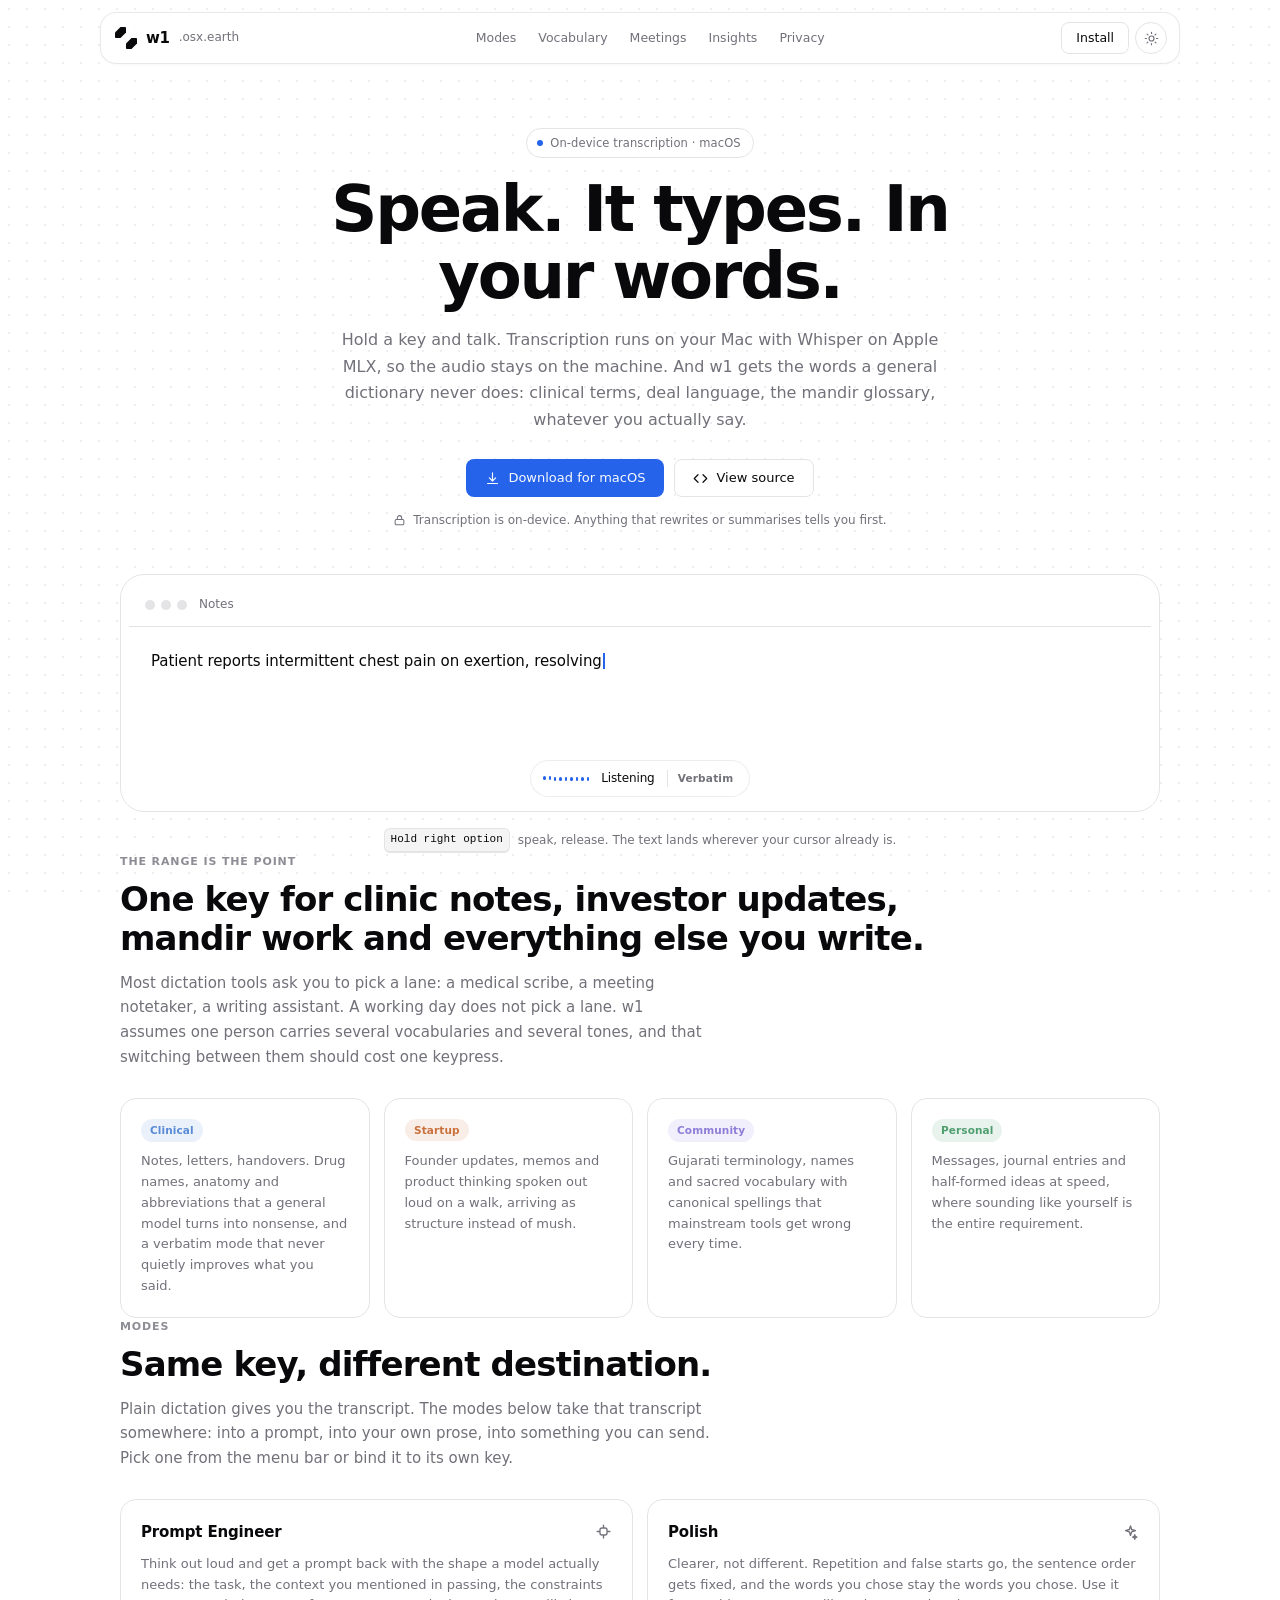
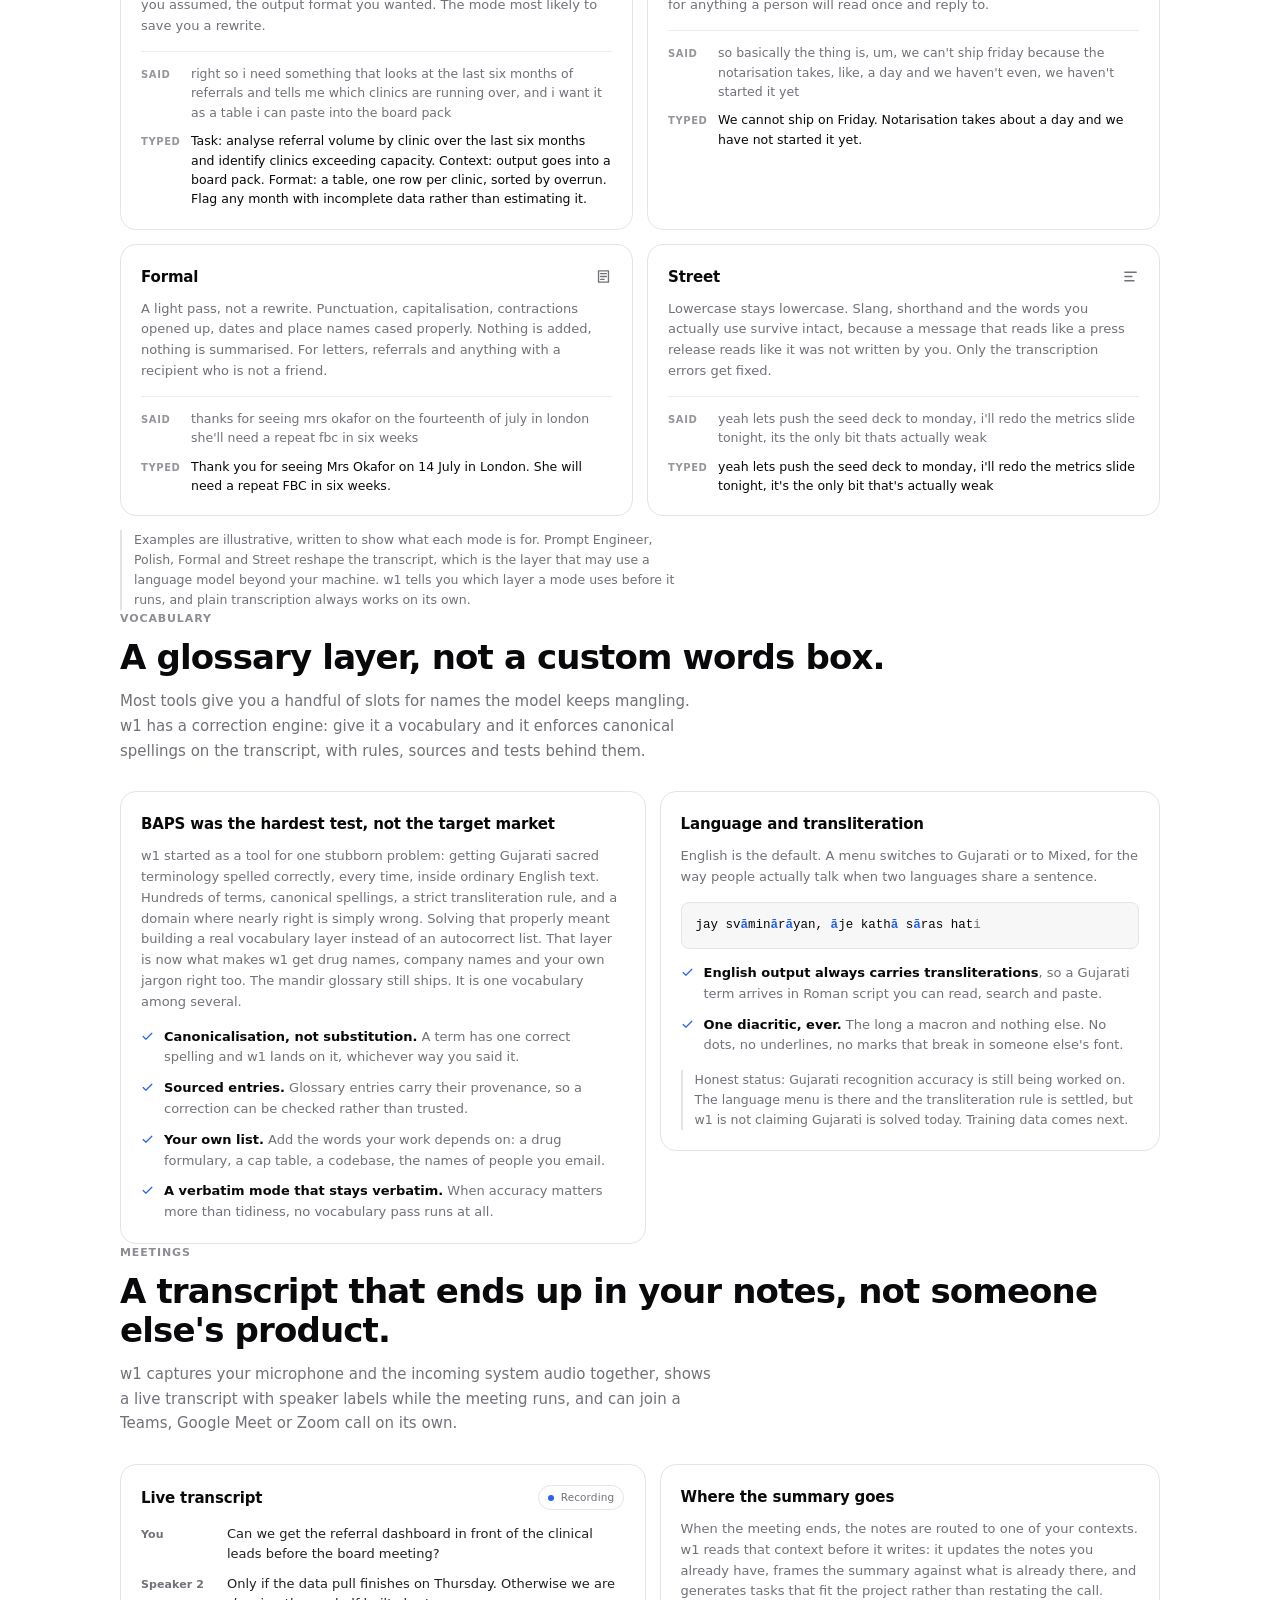
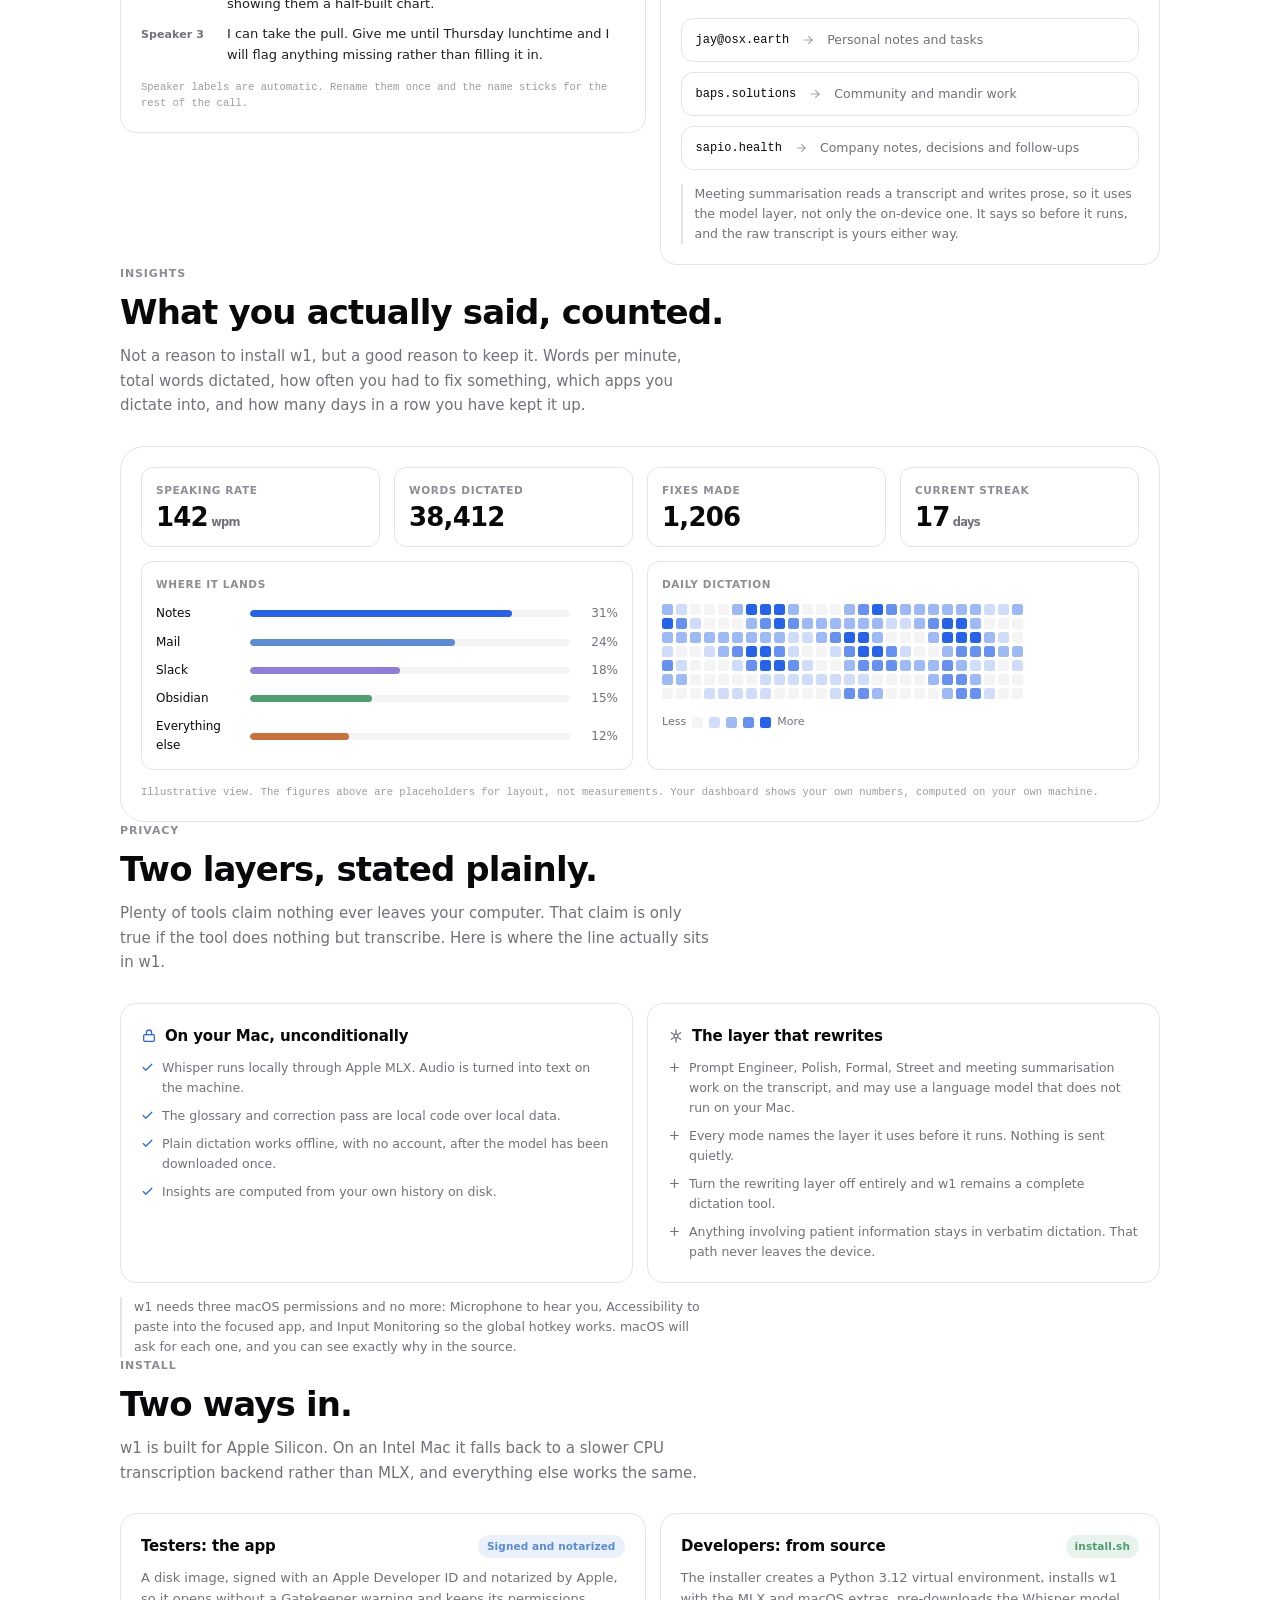
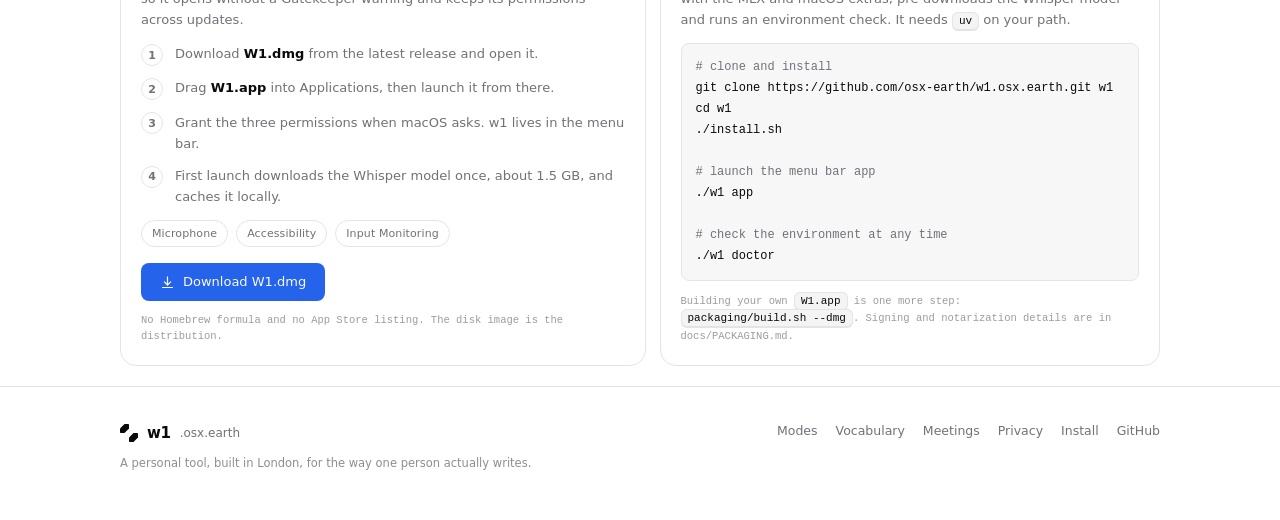
<file: web/redesign-preview.html>
<!doctype html>
<html lang="en">
<head>
<meta charset="utf-8" />
<meta name="viewport" content="width=device-width, initial-scale=1, viewport-fit=cover" />
<title>w1 · Speak. It types. In your words.</title>
<meta name="description" content="w1 is a Mac dictation tool that types what you say, in the vocabulary you actually use. Transcription runs on your Mac with Whisper on Apple MLX." />
<link rel="icon" href="data:image/svg+xml,%3Csvg xmlns='http://www.w3.org/2000/svg' viewBox='0 0 100 100'%3E%3Cpath fill='%230a0a0a' d='M25 0H46Q50 0 50 4V25L25 50H4Q0 50 0 46V25Z'/%3E%3Cpath fill='%230a0a0a' d='M75 50H96Q100 50 100 54V75L75 100H54Q50 100 50 96V75Z'/%3E%3C/svg%3E" />
<style>
/* ============================================================
   w1.osx.earth
   Design language ported from tracker.baps.solutions:
   neutral two-grey palette + one blue, warm-grey dark theme,
   hairline borders, frosted glass instead of shadows,
   an 18px dot lattice behind everything, pill-heavy geometry.
   Single file. No external fonts, scripts or stylesheets.
   ============================================================ */

/* ---------- reset ---------- */
*, *::before, *::after { box-sizing: border-box; }
* { margin: 0; padding: 0; }
html { -webkit-text-size-adjust: 100%; }
img, svg { display: block; max-width: 100%; }
button, input, select { font: inherit; color: inherit; }
a { color: inherit; }

/* ---------- tokens: light (bare :root, always defined) ---------- */
:root {
  --background: 0 0% 100%;
  --foreground: 240 10% 3.9%;
  --card: 0 0% 100%;
  --card-foreground: 240 10% 3.9%;
  --popover: 0 0% 100%;
  --primary: 221.2 83.2% 53.3%;
  --primary-foreground: 210 40% 98%;
  --secondary: 240 4.8% 95.9%;
  --secondary-foreground: 240 5.9% 10%;
  --muted: 240 4.8% 95.9%;
  --muted-foreground: 240 3.8% 46.1%;
  --accent: 240 4.8% 95.9%;
  --destructive: 0 84.2% 60.2%;
  --border: 240 5.9% 90%;
  --input: 240 5.9% 90%;
  --ring: 221.2 83.2% 53.3%;

  --radius: 0.5rem;
  --radius-sm: calc(var(--radius) - 4px);
  --radius-md: calc(var(--radius) - 2px);
  --radius-lg: var(--radius);
  --radius-xl: 0.75rem;
  --radius-2xl: 1rem;
  --radius-3xl: 1.5rem;

  --glass-bg: rgb(255 255 255 / 0.55);
  --glass-blur: blur(14px) saturate(1.5);
  --glass-inset: inset 0 1px 0 rgb(255 255 255 / 0.5);
  --pill-bg: rgb(255 255 255 / 0.55);
  --pill-border: rgb(0 0 0 / 0.07);
  --dot: rgb(156 163 175 / 0.18);
  --dot-hot: rgb(156 163 175 / 0.55);
  --code-bg: 240 4.8% 97%;

  --page: 1080px;
  --font-sans: -apple-system, BlinkMacSystemFont, "Segoe UI", system-ui, "Helvetica Neue", Arial, sans-serif;
  --font-mono: ui-monospace, SFMono-Regular, "SF Mono", Menlo, Consolas, monospace;

  color-scheme: light;
}

/* ---------- tokens: dark via system preference (explicit light still wins) ---------- */
@media (prefers-color-scheme: dark) {
  :root:not([data-theme="light"]) {
    --background: 50 3% 10%;
    --foreground: 50 5% 93%;
    --card: 50 3% 12.5%;
    --card-foreground: 50 5% 93%;
    --popover: 50 3% 11%;
    --primary: 217.2 70% 62%;
    --primary-foreground: 222.2 47.4% 11.2%;
    --secondary: 50 3% 18%;
    --secondary-foreground: 50 5% 93%;
    --muted: 50 3% 18%;
    --muted-foreground: 50 4% 68%;
    --accent: 50 3% 18%;
    --destructive: 0 55% 52%;
    --border: 50 3% 20%;
    --input: 50 3% 20%;
    --ring: 217.2 70% 62%;

    --glass-bg: rgb(30 30 27 / 0.5);
    --glass-inset: inset 0 1px 0 rgb(255 255 255 / 0.07);
    --pill-bg: rgb(255 255 255 / 0.09);
    --pill-border: rgb(255 255 255 / 0.12);
    --dot: rgb(156 163 175 / 0.08);
    --dot-hot: rgb(156 163 175 / 0.3);
    --code-bg: 50 3% 15%;

    color-scheme: dark;
  }
}

/* ---------- tokens: dark via explicit choice ---------- */
:root[data-theme="dark"] {
  --background: 50 3% 10%;
  --foreground: 50 5% 93%;
  --card: 50 3% 12.5%;
  --card-foreground: 50 5% 93%;
  --popover: 50 3% 11%;
  --primary: 217.2 70% 62%;
  --primary-foreground: 222.2 47.4% 11.2%;
  --secondary: 50 3% 18%;
  --secondary-foreground: 50 5% 93%;
  --muted: 50 3% 18%;
  --muted-foreground: 50 4% 68%;
  --accent: 50 3% 18%;
  --destructive: 0 55% 52%;
  --border: 50 3% 20%;
  --input: 50 3% 20%;
  --ring: 217.2 70% 62%;

  --glass-bg: rgb(30 30 27 / 0.5);
  --glass-inset: inset 0 1px 0 rgb(255 255 255 / 0.07);
  --pill-bg: rgb(255 255 255 / 0.09);
  --pill-border: rgb(255 255 255 / 0.12);
  --dot: rgb(156 163 175 / 0.08);
  --dot-hot: rgb(156 163 175 / 0.3);
  --code-bg: 50 3% 15%;

  color-scheme: dark;
}

/* ---------- base ---------- */
/* overflow-x: clip (not hidden) so position: sticky keeps working on the nav */
html, body { max-width: 100%; }
body { overflow-x: clip; }
body {
  background: hsl(var(--background));
  color: hsl(var(--foreground));
  font-family: var(--font-sans);
  font-size: 13px;
  line-height: 1.6;
  -webkit-font-smoothing: antialiased;
  text-rendering: optimizeLegibility;
}

/* ---------- dot lattice + cursor spotlight ---------- */
.dot-grid {
  position: fixed;
  inset: 0;
  z-index: 0;
  pointer-events: none;
  --mx: -999px; --my: -999px;
  background-image: radial-gradient(var(--dot) 0.8px, transparent 1.1px);
  background-size: 18px 18px;
  background-attachment: fixed;
}
.dot-grid::after {
  content: "";
  position: absolute;
  inset: 0;
  background-image: radial-gradient(var(--dot-hot) 1.6px, transparent 2px);
  background-size: 18px 18px;
  background-attachment: fixed;
  -webkit-mask-image: radial-gradient(120px circle at var(--mx) var(--my), black 15%, transparent 95%);
  mask-image: radial-gradient(120px circle at var(--mx) var(--my), black 15%, transparent 95%);
}
.shell { position: relative; z-index: 1; }

/* ---------- glass materials ---------- */
.glass {
  background: var(--glass-bg);
  -webkit-backdrop-filter: var(--glass-blur);
  backdrop-filter: var(--glass-blur);
  border: 1px solid hsl(var(--border));
}
.glass-pill {
  background: var(--pill-bg);
  -webkit-backdrop-filter: blur(8px);
  backdrop-filter: blur(8px);
  border: 1px solid var(--pill-border);
}

/* ---------- nav ---------- */
.nav-outer { position: sticky; top: 0; z-index: 30; padding: 12px 16px 0; }
.nav-pill {
  max-width: var(--page);
  margin: 0 auto;
  border-radius: var(--radius-2xl);
  padding: 9px 12px 9px 14px;
  display: flex;
  align-items: center;
  justify-content: space-between;
  gap: 12px;
  background: var(--glass-bg);
  -webkit-backdrop-filter: blur(24px) saturate(1.8);
  backdrop-filter: blur(24px) saturate(1.8);
  border: 1px solid hsl(var(--border) / 0.8);
  box-shadow: 0 1px 3px rgb(0 0 0 / 0.03), var(--glass-inset);
}
.wordmark { display: flex; align-items: center; gap: 9px; text-decoration: none; }
.mark { width: 22px; height: 22px; color: hsl(var(--foreground)); }
.wordmark b { font-size: 15px; font-weight: 600; letter-spacing: -0.02em; }
.wordmark span { font-size: 12px; color: hsl(var(--muted-foreground)); font-weight: 400; }
.nav-links { display: flex; align-items: center; gap: 2px; }
.nav-links a {
  font-size: 12.5px; font-weight: 500; text-decoration: none;
  color: hsl(var(--muted-foreground));
  padding: 6px 10px; border-radius: 999px;
  transition: color .15s ease, background-color .15s ease;
}
.nav-links a:hover { color: hsl(var(--foreground)); background: hsl(var(--secondary)); }
.nav-right { display: flex; align-items: center; gap: 6px; }
.icon-btn {
  width: 32px; height: 32px; display: inline-flex; align-items: center; justify-content: center;
  border-radius: 999px; border: 1px solid hsl(var(--border)); background: transparent;
  cursor: pointer; color: hsl(var(--muted-foreground));
  transition: color .15s ease, background-color .15s ease, border-color .15s ease;
}
.icon-btn:hover { color: hsl(var(--foreground)); background: hsl(var(--secondary)); }
.icon-btn:focus-visible { outline: none; box-shadow: 0 0 0 2px hsl(var(--ring)); }
[data-theme="dark"] .sun, .moon { display: none; }
[data-theme="dark"] .moon { display: block; }
@media (prefers-color-scheme: dark) {
  :root:not([data-theme="light"]) .sun { display: none; }
  :root:not([data-theme="light"]) .moon { display: block; }
  :root[data-theme="light"] .sun { display: block; }
  :root[data-theme="light"] .moon { display: none; }
}
@media (max-width: 860px) { .nav-links a.opt { display: none; } }
@media (max-width: 560px) { .nav-links { display: none; } }

/* ---------- layout ---------- */
.wrap { max-width: var(--page); margin: 0 auto; padding: 0 20px; }
section { padding: 72px 0; }
@media (max-width: 720px) { section { padding: 52px 0; } }
.eyebrow {
  font-size: 11px; font-weight: 600; text-transform: uppercase; letter-spacing: 0.08em;
  color: hsl(var(--muted-foreground) / 0.8);
}
h2 {
  font-size: clamp(26px, 3.4vw, 34px); line-height: 1.15; letter-spacing: -0.025em;
  font-weight: 600; margin-top: 10px;
}
h3 { font-size: 15px; font-weight: 600; letter-spacing: -0.01em; }
.lede { font-size: 15px; color: hsl(var(--muted-foreground)); max-width: 62ch; margin-top: 12px; line-height: 1.65; }
.section-head { margin-bottom: 28px; }
@media (max-width: 820px) { br.hide-sm { display: none; } }
p.small { font-size: 13px; color: hsl(var(--muted-foreground)); }

/* ---------- badges, buttons ---------- */
.badge {
  display: inline-flex; align-items: center; gap: 7px;
  border-radius: 999px; padding: 5px 12px 5px 10px;
  font-size: 11.5px; font-weight: 500; letter-spacing: 0.01em;
  border: 1px solid hsl(var(--border)); color: hsl(var(--muted-foreground));
  background: var(--pill-bg);
  -webkit-backdrop-filter: blur(8px); backdrop-filter: blur(8px);
}
.dot-live { width: 6px; height: 6px; border-radius: 999px; background: hsl(var(--primary)); }
.btn {
  display: inline-flex; align-items: center; justify-content: center; gap: 8px;
  height: 38px; padding: 0 18px; border-radius: var(--radius-lg);
  font-size: 13px; font-weight: 500; text-decoration: none; cursor: pointer;
  border: 1px solid transparent; transition: background-color .15s ease, border-color .15s ease, color .15s ease;
}
.btn-primary { background: hsl(var(--primary)); color: hsl(var(--primary-foreground)); }
.btn-primary:hover { background: hsl(var(--primary) / 0.9); }
.btn-outline { border-color: hsl(var(--border)); background: hsl(var(--card)); color: hsl(var(--foreground)); }
.btn-outline:hover { background: hsl(var(--muted)); }
.btn:focus-visible { outline: none; box-shadow: 0 0 0 2px hsl(var(--ring)); }

/* colour-mix chips: one hex drives both themes */
.tag {
  display: inline-flex; align-items: center; gap: 5px;
  border-radius: 999px; padding: 3px 9px;
  font-size: 10.5px; font-weight: 600; letter-spacing: 0.01em;
  background: color-mix(in srgb, var(--tag) 12%, transparent);
  color: var(--tag);
}
@media (prefers-color-scheme: dark) {
  :root:not([data-theme="light"]) .tag {
    background: color-mix(in srgb, var(--tag) 26%, transparent);
    color: color-mix(in srgb, var(--tag) 52%, white);
  }
}
:root[data-theme="dark"] .tag {
  background: color-mix(in srgb, var(--tag) 26%, transparent);
  color: color-mix(in srgb, var(--tag) 52%, white);
}

/* ---------- cards ---------- */
.card {
  border-radius: var(--radius-2xl);
  border: 1px solid hsl(var(--border));
  background: var(--glass-bg);
  -webkit-backdrop-filter: var(--glass-blur);
  backdrop-filter: var(--glass-blur);
  padding: 20px;
  transition: border-color .2s ease;
}
@media (hover: hover) { .card:hover { border-color: hsl(var(--foreground) / 0.18); } }
.panel {
  border-radius: var(--radius-3xl);
  border: 1px solid hsl(var(--border));
  background: hsl(var(--card));
  overflow: hidden;
}
.grid { display: grid; gap: 14px; }
.g2 { grid-template-columns: repeat(2, minmax(0, 1fr)); }
.g3 { grid-template-columns: repeat(3, minmax(0, 1fr)); }
.g4 { grid-template-columns: repeat(4, minmax(0, 1fr)); }
@media (max-width: 900px) { .g4 { grid-template-columns: repeat(2, minmax(0, 1fr)); } .g3 { grid-template-columns: 1fr; } }
@media (max-width: 620px) { .g4, .g2 { grid-template-columns: 1fr; } }

/* ---------- hero ---------- */
.hero { padding-top: 64px; padding-bottom: 40px; text-align: center; }
.hero h1 {
  font-size: clamp(38px, 6.6vw, 64px);
  line-height: 1.04; letter-spacing: -0.035em; font-weight: 600;
  margin: 18px auto 0; max-width: 16ch;
}
.hero .lede { margin: 18px auto 0; text-align: center; font-size: 16px; max-width: 60ch; }
.cta-row { display: flex; gap: 10px; justify-content: center; flex-wrap: wrap; margin-top: 26px; }
.cta-note {
  margin-top: 14px; font-size: 12px; color: hsl(var(--muted-foreground));
  display: inline-flex; align-items: center; gap: 7px; justify-content: center;
}
.hero-strap {
  margin: 30px auto 0; max-width: 70ch;
  font-size: 14.5px; color: hsl(var(--foreground) / 0.78); letter-spacing: -0.01em;
}

/* ---------- dictation demo ---------- */
.demo { position: relative; padding: 8px; }
.demo-chrome {
  display: flex; align-items: center; gap: 8px;
  padding: 12px 16px; border-bottom: 1px solid hsl(var(--border));
}
.tl { display: flex; gap: 6px; }
.tl i { width: 10px; height: 10px; border-radius: 999px; background: hsl(var(--border)); display: block; }
.demo-app {
  font-size: 12px; color: hsl(var(--muted-foreground)); font-weight: 500;
  margin-left: 4px;
}
.demo-body {
  min-height: 176px; padding: 22px 22px 64px;
  font-size: 15px; line-height: 1.7; letter-spacing: -0.005em;
}
@media (max-width: 620px) { .demo-body { min-height: 210px; padding: 18px 16px 62px; font-size: 14px; } }
.demo-body .hl {
  border-radius: 4px;
  background: color-mix(in srgb, hsl(var(--primary)) 12%, transparent);
  box-shadow: inset 0 -1px 0 color-mix(in srgb, hsl(var(--primary)) 45%, transparent);
}
.caret {
  display: inline-block; width: 2px; height: 1.05em; vertical-align: -0.18em;
  background: hsl(var(--primary)); margin-left: 1px;
  animation: blink 1.05s steps(1, end) infinite;
}
@keyframes blink { 0%, 55% { opacity: 1; } 56%, 100% { opacity: 0; } }
.pill-dock { position: absolute; left: 0; right: 0; bottom: 14px; display: flex; justify-content: center; }
.w1-pill {
  display: inline-flex; align-items: center; gap: 12px;
  border-radius: 999px; padding: 8px 16px 8px 12px;
  background: var(--pill-bg);
  -webkit-backdrop-filter: blur(8px); backdrop-filter: blur(8px);
  border: 1px solid var(--pill-border);
  box-shadow: var(--glass-inset);
  max-width: calc(100% - 24px);
}
.wave { display: flex; align-items: center; gap: 3px; height: 18px; }
.wave i {
  display: block; width: 2.5px; border-radius: 999px; height: 4px;
  background: hsl(var(--primary));
  animation: bob 900ms ease-in-out infinite;
}
.wave i:nth-child(1) { animation-delay: 0ms; }
.wave i:nth-child(2) { animation-delay: 90ms; }
.wave i:nth-child(3) { animation-delay: 180ms; }
.wave i:nth-child(4) { animation-delay: 270ms; }
.wave i:nth-child(5) { animation-delay: 120ms; }
.wave i:nth-child(6) { animation-delay: 330ms; }
.wave i:nth-child(7) { animation-delay: 60ms; }
.wave i:nth-child(8) { animation-delay: 240ms; }
.wave i:nth-child(9) { animation-delay: 150ms; }
@keyframes bob { 0%, 100% { height: 4px; opacity: .55; } 50% { height: 16px; opacity: 1; } }
.w1-pill.idle .wave i { animation-play-state: paused; height: 4px; opacity: .4; }
.pill-state { font-size: 12px; font-weight: 500; letter-spacing: -0.01em; white-space: nowrap; }
.pill-mode {
  font-size: 10.5px; font-weight: 600; letter-spacing: .02em;
  color: hsl(var(--muted-foreground));
  border-left: 1px solid hsl(var(--border)); padding-left: 10px; white-space: nowrap;
}
.kbd {
  font-family: var(--font-mono); font-size: 11px; font-weight: 500;
  border: 1px solid hsl(var(--border)); border-bottom-width: 2px;
  border-radius: var(--radius-md); padding: 2px 6px;
  background: hsl(var(--secondary)); color: hsl(var(--foreground));
  white-space: nowrap;
}
.demo-legend {
  display: flex; flex-wrap: wrap; gap: 8px; align-items: center; justify-content: center;
  margin-top: 16px; font-size: 12px; color: hsl(var(--muted-foreground));
}

/* ---------- modes ---------- */
.mode-head { display: flex; align-items: center; justify-content: space-between; gap: 10px; }
.mode-icon { color: hsl(var(--muted-foreground)); }
.mode-body { margin-top: 10px; font-size: 13px; color: hsl(var(--muted-foreground)); }
.io { margin-top: 14px; border-top: 1px solid hsl(var(--border) / 0.7); padding-top: 12px; }
.io .row { display: flex; gap: 8px; align-items: flex-start; }
.io .row + .row { margin-top: 9px; }
.io .lbl {
  flex: none; width: 42px; font-size: 10px; font-weight: 600; text-transform: uppercase;
  letter-spacing: .06em; color: hsl(var(--muted-foreground) / 0.75); padding-top: 3px;
}
.io .val { font-size: 12.5px; line-height: 1.55; }
.io .val.said { color: hsl(var(--muted-foreground)); }

/* ---------- language / transliteration ---------- */
.split { display: grid; grid-template-columns: 1.05fr 1fr; gap: 14px; align-items: start; }
@media (max-width: 860px) { .split { grid-template-columns: 1fr; } }
.list { list-style: none; display: flex; flex-direction: column; gap: 10px; margin-top: 14px; }
.list li { display: flex; gap: 10px; font-size: 13px; color: hsl(var(--muted-foreground)); }
.list li svg { flex: none; margin-top: 3px; color: hsl(var(--primary)); }
.list li b { color: hsl(var(--foreground)); font-weight: 600; }
.mono-line {
  font-family: var(--font-mono); font-size: 12.5px; line-height: 1.7;
  background: hsl(var(--code-bg)); border: 1px solid hsl(var(--border));
  border-radius: var(--radius-lg); padding: 12px 14px; overflow-x: auto;
}
.mono-line .macron { color: hsl(var(--primary)); font-weight: 600; }
.note {
  margin-top: 14px; border-left: 2px solid hsl(var(--border));
  padding-left: 12px; font-size: 12.5px; color: hsl(var(--muted-foreground));
}

/* ---------- routing diagram ---------- */
.route { display: grid; gap: 10px; margin-top: 16px; }
.route-row {
  display: flex; align-items: center; gap: 12px;
  border: 1px solid hsl(var(--border)); border-radius: var(--radius-xl);
  padding: 11px 14px; background: hsl(var(--card));
}
.route-key {
  font-family: var(--font-mono); font-size: 12px; font-weight: 500;
  flex: none;
}
.route-arrow { color: hsl(var(--muted-foreground) / 0.6); flex: none; }
.route-val { font-size: 12.5px; color: hsl(var(--muted-foreground)); }
.speaker { display: flex; gap: 10px; align-items: baseline; font-size: 13px; }
.speaker + .speaker { margin-top: 10px; }
.speaker .who {
  flex: none; width: 76px; font-size: 11px; font-weight: 600; letter-spacing: .01em;
  color: hsl(var(--muted-foreground));
}
.speaker .said { color: hsl(var(--foreground) / 0.9); line-height: 1.55; }
.tick { font-family: var(--font-mono); font-size: 10.5px; color: hsl(var(--muted-foreground) / 0.7); }

/* ---------- insights ---------- */
.stat { border: 1px solid hsl(var(--border)); border-radius: var(--radius-xl); padding: 14px; background: hsl(var(--card)); }
.stat .k { font-size: 10.5px; font-weight: 600; text-transform: uppercase; letter-spacing: .06em; color: hsl(var(--muted-foreground) / 0.8); }
.stat .v { font-size: 26px; font-weight: 600; letter-spacing: -0.03em; margin-top: 4px; line-height: 1.1; }
.stat .u { font-size: 11.5px; color: hsl(var(--muted-foreground)); }
.bars { display: flex; flex-direction: column; gap: 9px; margin-top: 12px; }
.bar-row { display: grid; grid-template-columns: 84px 1fr 38px; align-items: center; gap: 10px; font-size: 12px; }
.bar { height: 7px; border-radius: 999px; background: hsl(var(--secondary)); overflow: hidden; }
.bar i { display: block; height: 100%; border-radius: 999px; background: var(--c, hsl(var(--primary))); }
.bar-row .n { text-align: right; color: hsl(var(--muted-foreground)); font-variant-numeric: tabular-nums; }
.heat-scroll { overflow-x: auto; padding-bottom: 4px; }
.heat { display: grid; grid-auto-flow: column; grid-template-rows: repeat(7, 11px); gap: 3px; width: max-content; }
.heat i { width: 11px; height: 11px; border-radius: 2.5px; background: hsl(var(--secondary)); display: block; }
.heat i[data-l="1"] { background: color-mix(in srgb, hsl(var(--primary)) 22%, transparent); }
.heat i[data-l="2"] { background: color-mix(in srgb, hsl(var(--primary)) 45%, transparent); }
.heat i[data-l="3"] { background: color-mix(in srgb, hsl(var(--primary)) 70%, transparent); }
.heat i[data-l="4"] { background: hsl(var(--primary)); }
.heat-legend { display: flex; align-items: center; gap: 6px; margin-top: 10px; font-size: 11px; color: hsl(var(--muted-foreground)); }
.heat-legend i { width: 11px; height: 11px; border-radius: 2.5px; display: block; }

/* ---------- privacy ---------- */
.layer { display: grid; grid-template-columns: 1fr 1fr; gap: 14px; }
@media (max-width: 780px) { .layer { grid-template-columns: 1fr; } }
.layer .card { display: flex; flex-direction: column; gap: 10px; }
.layer h3 { display: flex; align-items: center; gap: 8px; }
.rule-list { list-style: none; display: flex; flex-direction: column; gap: 8px; font-size: 12.5px; color: hsl(var(--muted-foreground)); }
.rule-list li { display: flex; gap: 8px; }
.rule-list svg { flex: none; margin-top: 3px; }

/* ---------- install ---------- */
.steps { counter-reset: s; display: flex; flex-direction: column; gap: 12px; margin-top: 14px; }
.step { display: flex; gap: 12px; align-items: flex-start; }
.step .num {
  flex: none; width: 22px; height: 22px; border-radius: 999px;
  border: 1px solid hsl(var(--border)); display: inline-flex; align-items: center; justify-content: center;
  font-size: 11px; font-weight: 600; color: hsl(var(--muted-foreground));
}
.step .txt { font-size: 13px; color: hsl(var(--muted-foreground)); }
.step .txt b { color: hsl(var(--foreground)); font-weight: 600; }
pre {
  font-family: var(--font-mono); font-size: 12px; line-height: 1.75;
  background: hsl(var(--code-bg)); border: 1px solid hsl(var(--border));
  border-radius: var(--radius-lg); padding: 13px 14px; overflow-x: auto; margin-top: 12px;
}
pre .c { color: hsl(var(--muted-foreground)); }
.perms { display: flex; flex-wrap: wrap; gap: 8px; margin-top: 12px; }

/* ---------- footer ---------- */
footer { border-top: 1px solid hsl(var(--border)); padding: 34px 0 46px; margin-top: 20px; }
.foot { display: flex; justify-content: space-between; gap: 18px; flex-wrap: wrap; align-items: flex-start; }
.foot-links { display: flex; gap: 18px; flex-wrap: wrap; font-size: 12.5px; }
.foot-links a { color: hsl(var(--muted-foreground)); text-decoration: none; }
.foot-links a:hover { color: hsl(var(--foreground)); }
.foot small { font-size: 11.5px; color: hsl(var(--muted-foreground) / 0.8); }

/* ---------- motion ---------- */
.rise { opacity: 0; transform: translateY(10px); transition: opacity .5s ease, transform .5s ease; }
.rise.in { opacity: 1; transform: none; }
@media (prefers-reduced-motion: reduce) {
  *, *::before, *::after {
    animation-duration: .001ms !important; animation-iteration-count: 1 !important;
    transition-duration: .001ms !important; scroll-behavior: auto !important;
  }
  .rise { opacity: 1; transform: none; }
}
html { scroll-behavior: smooth; }
</style>
</head>
<body>
<div class="dot-grid" id="dotgrid" aria-hidden="true"></div>

<div class="shell">

  <!-- ============ NAV ============ -->
  <div class="nav-outer">
    <nav class="nav-pill">
      <a class="wordmark" href="#top" aria-label="w1 home">
        <svg class="mark" viewBox="0 0 100 100" fill="currentColor" aria-hidden="true">
          <path d="M25 0H46Q50 0 50 4V25L25 50H4Q0 50 0 46V25Z"/>
          <path d="M75 50H96Q100 50 100 54V75L75 100H54Q50 100 50 96V75Z"/>
        </svg>
        <b>w1</b><span>.osx.earth</span>
      </a>
      <div class="nav-links">
        <a href="#modes">Modes</a>
        <a href="#vocabulary" class="opt">Vocabulary</a>
        <a href="#meetings">Meetings</a>
        <a href="#insights" class="opt">Insights</a>
        <a href="#privacy">Privacy</a>
      </div>
      <div class="nav-right">
        <a class="btn btn-outline" href="#install" style="height:32px;padding:0 14px;font-size:12.5px;">Install</a>
        <button class="icon-btn" id="themeBtn" type="button" aria-label="Toggle colour theme">
          <svg class="sun" width="15" height="15" viewBox="0 0 24 24" fill="none" stroke="currentColor" stroke-width="1.9" stroke-linecap="round"><circle cx="12" cy="12" r="4"/><path d="M12 2v2M12 20v2M4.9 4.9l1.4 1.4M17.7 17.7l1.4 1.4M2 12h2M20 12h2M4.9 19.1l1.4-1.4M17.7 6.3l1.4-1.4"/></svg>
          <svg class="moon" width="15" height="15" viewBox="0 0 24 24" fill="none" stroke="currentColor" stroke-width="1.9" stroke-linecap="round" stroke-linejoin="round"><path d="M21 12.8A9 9 0 1 1 11.2 3a7 7 0 0 0 9.8 9.8z"/></svg>
        </button>
      </div>
    </nav>
  </div>

  <!-- ============ HERO ============ -->
  <header class="wrap hero" id="top">
    <span class="badge"><span class="dot-live"></span>On-device transcription · macOS</span>
    <h1>Speak. It types. In your words.</h1>
    <p class="lede">
      Hold a key and talk. Transcription runs on your Mac with Whisper on Apple MLX, so the audio stays
      on the machine. And w1 gets the words a general dictionary never does: clinical terms, deal
      language, the mandir glossary, whatever you actually say.
    </p>
    <div class="cta-row">
      <a class="btn btn-primary" href="#install">
        <svg width="15" height="15" viewBox="0 0 24 24" fill="none" stroke="currentColor" stroke-width="1.9" stroke-linecap="round" stroke-linejoin="round"><path d="M12 3v12"/><path d="m7 11 5 5 5-5"/><path d="M4 20h16"/></svg>
        Download for macOS
      </a>
      <a class="btn btn-outline" href="https://github.com/osx-earth/w1.osx.earth" rel="noreferrer">
        <svg width="15" height="15" viewBox="0 0 24 24" fill="none" stroke="currentColor" stroke-width="1.9" stroke-linecap="round" stroke-linejoin="round"><path d="m16 18 6-6-6-6"/><path d="m8 6-6 6 6 6"/></svg>
        View source
      </a>
    </div>
    <p class="cta-note">
      <svg width="13" height="13" viewBox="0 0 24 24" fill="none" stroke="currentColor" stroke-width="1.9" stroke-linecap="round" stroke-linejoin="round"><rect x="4" y="10" width="16" height="10" rx="2"/><path d="M8 10V7a4 4 0 0 1 8 0v3"/></svg>
      Transcription is on-device. Anything that rewrites or summarises tells you first.
    </p>
  </header>

  <!-- ============ DEMO ============ -->
  <div class="wrap">
    <div class="panel demo rise" id="demoPanel">
      <div class="demo-chrome">
        <div class="tl"><i></i><i></i><i></i></div>
        <div class="demo-app" id="demoApp">Notes</div>
      </div>
      <div class="demo-body" id="demoBody" aria-live="polite"></div>
      <div class="pill-dock">
        <div class="w1-pill" id="w1Pill">
          <div class="wave" aria-hidden="true"><i></i><i></i><i></i><i></i><i></i><i></i><i></i><i></i><i></i></div>
          <span class="pill-state" id="pillState">Listening</span>
          <span class="pill-mode" id="pillMode">Formal</span>
        </div>
      </div>
    </div>
    <p class="demo-legend">
      <span class="kbd">Hold right option</span>
      <span>speak, release. The text lands wherever your cursor already is.</span>
    </p>
  </div>

  <!-- ============ RANGE ============ -->
  <section class="wrap" id="range">
    <div class="section-head rise">
      <p class="eyebrow">The range is the point</p>
      <h2>One key for clinic notes, investor updates,<br class="hide-sm" /> mandir work and everything else you write.</h2>
      <p class="lede">
        Most dictation tools ask you to pick a lane: a medical scribe, a meeting notetaker, a writing
        assistant. A working day does not pick a lane. w1 assumes one person carries several
        vocabularies and several tones, and that switching between them should cost one keypress.
      </p>
    </div>
    <div class="grid g4">
      <div class="card rise">
        <span class="tag" style="--tag:#5A8BD6">Clinical</span>
        <p class="mode-body">Notes, letters, handovers. Drug names, anatomy and abbreviations that a general model turns into nonsense, and a verbatim mode that never quietly improves what you said.</p>
      </div>
      <div class="card rise">
        <span class="tag" style="--tag:#C9713D">Startup</span>
        <p class="mode-body">Founder updates, memos and product thinking spoken out loud on a walk, arriving as structure instead of mush.</p>
      </div>
      <div class="card rise">
        <span class="tag" style="--tag:#8F7ED8">Community</span>
        <p class="mode-body">Gujarati terminology, names and sacred vocabulary with canonical spellings that mainstream tools get wrong every time.</p>
      </div>
      <div class="card rise">
        <span class="tag" style="--tag:#4F9E6F">Personal</span>
        <p class="mode-body">Messages, journal entries and half-formed ideas at speed, where sounding like yourself is the entire requirement.</p>
      </div>
    </div>
  </section>

  <!-- ============ MODES ============ -->
  <section class="wrap" id="modes">
    <div class="section-head rise">
      <p class="eyebrow">Modes</p>
      <h2>Same key, different destination.</h2>
      <p class="lede">
        Plain dictation gives you the transcript. The modes below take that transcript somewhere:
        into a prompt, into your own prose, into something you can send. Pick one from the menu bar
        or bind it to its own key.
      </p>
    </div>

    <div class="grid g2">
      <article class="card rise">
        <div class="mode-head">
          <h3>Prompt Engineer</h3>
          <svg class="mode-icon" width="17" height="17" viewBox="0 0 24 24" fill="none" stroke="currentColor" stroke-width="1.9" stroke-linecap="round" stroke-linejoin="round"><path d="M12 3v3M12 18v3M3 12h3M18 12h3"/><rect x="7" y="7" width="10" height="10" rx="3"/></svg>
        </div>
        <p class="mode-body">
          Think out loud and get a prompt back with the shape a model actually needs: the task, the
          context you mentioned in passing, the constraints you assumed, the output format you wanted.
          The mode most likely to save you a rewrite.
        </p>
        <div class="io">
          <div class="row"><span class="lbl">Said</span><span class="val said">right so i need something that looks at the last six months of referrals and tells me which clinics are running over, and i want it as a table i can paste into the board pack</span></div>
          <div class="row"><span class="lbl">Typed</span><span class="val">Task: analyse referral volume by clinic over the last six months and identify clinics exceeding capacity. Context: output goes into a board pack. Format: a table, one row per clinic, sorted by overrun. Flag any month with incomplete data rather than estimating it.</span></div>
        </div>
      </article>

      <article class="card rise">
        <div class="mode-head">
          <h3>Polish</h3>
          <svg class="mode-icon" width="17" height="17" viewBox="0 0 24 24" fill="none" stroke="currentColor" stroke-width="1.9" stroke-linecap="round" stroke-linejoin="round"><path d="M12 4 13.6 9.2 19 10.8l-5.4 1.6L12 17.6 10.4 12.4 5 10.8l5.4-1.6z"/><path d="M18 16.5 18.8 19 21 19.8 18.8 20.6 18 23l-.8-2.4L15 19.8l2.2-.8z"/></svg>
        </div>
        <p class="mode-body">
          Clearer, not different. Repetition and false starts go, the sentence order gets fixed, and
          the words you chose stay the words you chose. Use it for anything a person will read once
          and reply to.
        </p>
        <div class="io">
          <div class="row"><span class="lbl">Said</span><span class="val said">so basically the thing is, um, we can't ship friday because the notarisation takes, like, a day and we haven't even, we haven't started it yet</span></div>
          <div class="row"><span class="lbl">Typed</span><span class="val">We cannot ship on Friday. Notarisation takes about a day and we have not started it yet.</span></div>
        </div>
      </article>

      <article class="card rise">
        <div class="mode-head">
          <h3>Formal</h3>
          <svg class="mode-icon" width="17" height="17" viewBox="0 0 24 24" fill="none" stroke="currentColor" stroke-width="1.9" stroke-linecap="round" stroke-linejoin="round"><path d="M5 4h14v16H5z"/><path d="M8 8h8M8 12h8M8 16h5"/></svg>
        </div>
        <p class="mode-body">
          A light pass, not a rewrite. Punctuation, capitalisation, contractions opened up, dates and
          place names cased properly. Nothing is added, nothing is summarised. For letters, referrals
          and anything with a recipient who is not a friend.
        </p>
        <div class="io">
          <div class="row"><span class="lbl">Said</span><span class="val said">thanks for seeing mrs okafor on the fourteenth of july in london she'll need a repeat fbc in six weeks</span></div>
          <div class="row"><span class="lbl">Typed</span><span class="val">Thank you for seeing Mrs Okafor on 14 July in London. She will need a repeat FBC in six weeks.</span></div>
        </div>
      </article>

      <article class="card rise">
        <div class="mode-head">
          <h3>Street</h3>
          <svg class="mode-icon" width="17" height="17" viewBox="0 0 24 24" fill="none" stroke="currentColor" stroke-width="1.9" stroke-linecap="round" stroke-linejoin="round"><path d="M4 6h16"/><path d="M4 12h10"/><path d="M4 18h13"/></svg>
        </div>
        <p class="mode-body">
          Lowercase stays lowercase. Slang, shorthand and the words you actually use survive intact,
          because a message that reads like a press release reads like it was not written by you.
          Only the transcription errors get fixed.
        </p>
        <div class="io">
          <div class="row"><span class="lbl">Said</span><span class="val said">yeah lets push the seed deck to monday, i'll redo the metrics slide tonight, its the only bit thats actually weak</span></div>
          <div class="row"><span class="lbl">Typed</span><span class="val">yeah lets push the seed deck to monday, i'll redo the metrics slide tonight, it's the only bit that's actually weak</span></div>
        </div>
      </article>
    </div>

    <p class="note rise" style="max-width:72ch">
      Examples are illustrative, written to show what each mode is for. Prompt Engineer, Polish,
      Formal and Street reshape the transcript, which is the layer that may use a language model
      beyond your machine. w1 tells you which layer a mode uses before it runs, and plain
      transcription always works on its own.
    </p>
  </section>

  <!-- ============ VOCABULARY ============ -->
  <section class="wrap" id="vocabulary">
    <div class="section-head rise">
      <p class="eyebrow">Vocabulary</p>
      <h2>A glossary layer, not a custom words box.</h2>
      <p class="lede">
        Most tools give you a handful of slots for names the model keeps mangling. w1 has a
        correction engine: give it a vocabulary and it enforces canonical spellings on the transcript,
        with rules, sources and tests behind them.
      </p>
    </div>

    <div class="split">
      <div class="card rise">
        <h3>BAPS was the hardest test, not the target market</h3>
        <p class="mode-body">
          w1 started as a tool for one stubborn problem: getting Gujarati sacred terminology spelled
          correctly, every time, inside ordinary English text. Hundreds of terms, canonical spellings,
          a strict transliteration rule, and a domain where nearly right is simply wrong. Solving that
          properly meant building a real vocabulary layer instead of an autocorrect list. That layer is
          now what makes w1 get drug names, company names and your own jargon right too. The mandir
          glossary still ships. It is one vocabulary among several.
        </p>
        <ul class="list">
          <li><svg width="13" height="13" viewBox="0 0 24 24" fill="none" stroke="currentColor" stroke-width="2.2" stroke-linecap="round" stroke-linejoin="round"><path d="m4 12 5 5L20 6"/></svg><span><b>Canonicalisation, not substitution.</b> A term has one correct spelling and w1 lands on it, whichever way you said it.</span></li>
          <li><svg width="13" height="13" viewBox="0 0 24 24" fill="none" stroke="currentColor" stroke-width="2.2" stroke-linecap="round" stroke-linejoin="round"><path d="m4 12 5 5L20 6"/></svg><span><b>Sourced entries.</b> Glossary entries carry their provenance, so a correction can be checked rather than trusted.</span></li>
          <li><svg width="13" height="13" viewBox="0 0 24 24" fill="none" stroke="currentColor" stroke-width="2.2" stroke-linecap="round" stroke-linejoin="round"><path d="m4 12 5 5L20 6"/></svg><span><b>Your own list.</b> Add the words your work depends on: a drug formulary, a cap table, a codebase, the names of people you email.</span></li>
          <li><svg width="13" height="13" viewBox="0 0 24 24" fill="none" stroke="currentColor" stroke-width="2.2" stroke-linecap="round" stroke-linejoin="round"><path d="m4 12 5 5L20 6"/></svg><span><b>A verbatim mode that stays verbatim.</b> When accuracy matters more than tidiness, no vocabulary pass runs at all.</span></li>
        </ul>
      </div>

      <div class="card rise">
        <h3>Language and transliteration</h3>
        <p class="mode-body">
          English is the default. A menu switches to Gujarati or to Mixed, for the way people
          actually talk when two languages share a sentence.
        </p>
        <div class="mono-line" style="margin-top:14px">
          jay sv<span class="macron">ā</span>min<span class="macron">ā</span>r<span class="macron">ā</span>yan, <span class="macron">ā</span>je kath<span class="macron">ā</span> s<span class="macron">ā</span>ras hat<span style="opacity:.55">i</span>
        </div>
        <ul class="list">
          <li><svg width="13" height="13" viewBox="0 0 24 24" fill="none" stroke="currentColor" stroke-width="2.2" stroke-linecap="round" stroke-linejoin="round"><path d="m4 12 5 5L20 6"/></svg><span><b>English output always carries transliterations</b>, so a Gujarati term arrives in Roman script you can read, search and paste.</span></li>
          <li><svg width="13" height="13" viewBox="0 0 24 24" fill="none" stroke="currentColor" stroke-width="2.2" stroke-linecap="round" stroke-linejoin="round"><path d="m4 12 5 5L20 6"/></svg><span><b>One diacritic, ever.</b> The long a macron and nothing else. No dots, no underlines, no marks that break in someone else's font.</span></li>
        </ul>
        <p class="note">
          Honest status: Gujarati recognition accuracy is still being worked on. The language menu is
          there and the transliteration rule is settled, but w1 is not claiming Gujarati is solved
          today. Training data comes next.
        </p>
      </div>
    </div>
  </section>

  <!-- ============ MEETINGS ============ -->
  <section class="wrap" id="meetings">
    <div class="section-head rise">
      <p class="eyebrow">Meetings</p>
      <h2>A transcript that ends up in your notes, not someone else's product.</h2>
      <p class="lede">
        w1 captures your microphone and the incoming system audio together, shows a live transcript
        with speaker labels while the meeting runs, and can join a Teams, Google Meet or Zoom call
        on its own.
      </p>
    </div>

    <div class="split">
      <div class="card rise">
        <div class="mode-head" style="margin-bottom:14px">
          <h3>Live transcript</h3>
          <span class="badge" style="padding:3px 9px;font-size:10.5px;"><span class="dot-live"></span>Recording</span>
        </div>
        <div class="speaker"><span class="who">You</span><span class="said">Can we get the referral dashboard in front of the clinical leads before the board meeting?</span></div>
        <div class="speaker"><span class="who">Speaker 2</span><span class="said">Only if the data pull finishes on Thursday. Otherwise we are showing them a half-built chart.</span></div>
        <div class="speaker"><span class="who">Speaker 3</span><span class="said">I can take the pull. Give me until Thursday lunchtime and I will flag anything missing rather than filling it in.</span></div>
        <p class="tick" style="margin-top:14px">Speaker labels are automatic. Rename them once and the name sticks for the rest of the call.</p>
      </div>

      <div class="card rise">
        <h3>Where the summary goes</h3>
        <p class="mode-body">
          When the meeting ends, the notes are routed to one of your contexts. w1 reads that context
          before it writes: it updates the notes you already have, frames the summary against what is
          already there, and generates tasks that fit the project rather than restating the call.
        </p>
        <div class="route">
          <div class="route-row">
            <span class="route-key">jay@osx.earth</span>
            <svg class="route-arrow" width="14" height="14" viewBox="0 0 24 24" fill="none" stroke="currentColor" stroke-width="1.9" stroke-linecap="round" stroke-linejoin="round"><path d="M5 12h14"/><path d="m13 6 6 6-6 6"/></svg>
            <span class="route-val">Personal notes and tasks</span>
          </div>
          <div class="route-row">
            <span class="route-key">baps.solutions</span>
            <svg class="route-arrow" width="14" height="14" viewBox="0 0 24 24" fill="none" stroke="currentColor" stroke-width="1.9" stroke-linecap="round" stroke-linejoin="round"><path d="M5 12h14"/><path d="m13 6 6 6-6 6"/></svg>
            <span class="route-val">Community and mandir work</span>
          </div>
          <div class="route-row">
            <span class="route-key">sapio.health</span>
            <svg class="route-arrow" width="14" height="14" viewBox="0 0 24 24" fill="none" stroke="currentColor" stroke-width="1.9" stroke-linecap="round" stroke-linejoin="round"><path d="M5 12h14"/><path d="m13 6 6 6-6 6"/></svg>
            <span class="route-val">Company notes, decisions and follow-ups</span>
          </div>
        </div>
        <p class="note">
          Meeting summarisation reads a transcript and writes prose, so it uses the model layer, not
          only the on-device one. It says so before it runs, and the raw transcript is yours either way.
        </p>
      </div>
    </div>
  </section>

  <!-- ============ INSIGHTS ============ -->
  <section class="wrap" id="insights">
    <div class="section-head rise">
      <p class="eyebrow">Insights</p>
      <h2>What you actually said, counted.</h2>
      <p class="lede">
        Not a reason to install w1, but a good reason to keep it. Words per minute, total words
        dictated, how often you had to fix something, which apps you dictate into, and how many days
        in a row you have kept it up.
      </p>
    </div>

    <div class="panel rise" style="padding:20px">
      <div class="grid g4">
        <div class="stat"><div class="k">Speaking rate</div><div class="v">142<span class="u"> wpm</span></div></div>
        <div class="stat"><div class="k">Words dictated</div><div class="v">38,412</div></div>
        <div class="stat"><div class="k">Fixes made</div><div class="v">1,206</div></div>
        <div class="stat"><div class="k">Current streak</div><div class="v">17<span class="u"> days</span></div></div>
      </div>

      <div class="grid g2" style="margin-top:14px">
        <div class="stat">
          <div class="k">Where it lands</div>
          <div class="bars">
            <div class="bar-row"><span>Notes</span><span class="bar"><i style="width:82%"></i></span><span class="n">31%</span></div>
            <div class="bar-row"><span>Mail</span><span class="bar"><i style="width:64%;--c:#5A8BD6"></i></span><span class="n">24%</span></div>
            <div class="bar-row"><span>Slack</span><span class="bar"><i style="width:47%;--c:#8F7ED8"></i></span><span class="n">18%</span></div>
            <div class="bar-row"><span>Obsidian</span><span class="bar"><i style="width:38%;--c:#4F9E6F"></i></span><span class="n">15%</span></div>
            <div class="bar-row"><span>Everything else</span><span class="bar"><i style="width:31%;--c:#C9713D"></i></span><span class="n">12%</span></div>
          </div>
        </div>
        <div class="stat">
          <div class="k">Daily dictation</div>
          <div class="heat-scroll" style="margin-top:12px">
            <div class="heat" id="heat" aria-hidden="true"></div>
          </div>
          <div class="heat-legend">
            <span>Less</span>
            <i style="background:hsl(var(--secondary))"></i>
            <i data-l="1" style="background:color-mix(in srgb, hsl(var(--primary)) 22%, transparent)"></i>
            <i data-l="2" style="background:color-mix(in srgb, hsl(var(--primary)) 45%, transparent)"></i>
            <i data-l="3" style="background:color-mix(in srgb, hsl(var(--primary)) 70%, transparent)"></i>
            <i data-l="4" style="background:hsl(var(--primary))"></i>
            <span>More</span>
          </div>
        </div>
      </div>
      <p class="tick" style="margin-top:14px">
        Illustrative view. The figures above are placeholders for layout, not measurements. Your
        dashboard shows your own numbers, computed on your own machine.
      </p>
    </div>
  </section>

  <!-- ============ PRIVACY ============ -->
  <section class="wrap" id="privacy">
    <div class="section-head rise">
      <p class="eyebrow">Privacy</p>
      <h2>Two layers, stated plainly.</h2>
      <p class="lede">
        Plenty of tools claim nothing ever leaves your computer. That claim is only true if the tool
        does nothing but transcribe. Here is where the line actually sits in w1.
      </p>
    </div>

    <div class="layer">
      <div class="card rise">
        <h3>
          <svg width="16" height="16" viewBox="0 0 24 24" fill="none" stroke="currentColor" stroke-width="1.9" stroke-linecap="round" stroke-linejoin="round" style="color:hsl(var(--primary))"><rect x="4" y="10" width="16" height="10" rx="2"/><path d="M8 10V7a4 4 0 0 1 8 0v3"/></svg>
          On your Mac, unconditionally
        </h3>
        <ul class="rule-list">
          <li><svg width="13" height="13" viewBox="0 0 24 24" fill="none" stroke="currentColor" stroke-width="2.2" stroke-linecap="round" stroke-linejoin="round" style="color:hsl(var(--primary))"><path d="m4 12 5 5L20 6"/></svg><span>Whisper runs locally through Apple MLX. Audio is turned into text on the machine.</span></li>
          <li><svg width="13" height="13" viewBox="0 0 24 24" fill="none" stroke="currentColor" stroke-width="2.2" stroke-linecap="round" stroke-linejoin="round" style="color:hsl(var(--primary))"><path d="m4 12 5 5L20 6"/></svg><span>The glossary and correction pass are local code over local data.</span></li>
          <li><svg width="13" height="13" viewBox="0 0 24 24" fill="none" stroke="currentColor" stroke-width="2.2" stroke-linecap="round" stroke-linejoin="round" style="color:hsl(var(--primary))"><path d="m4 12 5 5L20 6"/></svg><span>Plain dictation works offline, with no account, after the model has been downloaded once.</span></li>
          <li><svg width="13" height="13" viewBox="0 0 24 24" fill="none" stroke="currentColor" stroke-width="2.2" stroke-linecap="round" stroke-linejoin="round" style="color:hsl(var(--primary))"><path d="m4 12 5 5L20 6"/></svg><span>Insights are computed from your own history on disk.</span></li>
        </ul>
      </div>

      <div class="card rise">
        <h3>
          <svg width="16" height="16" viewBox="0 0 24 24" fill="none" stroke="currentColor" stroke-width="1.9" stroke-linecap="round" stroke-linejoin="round" style="color:hsl(var(--muted-foreground))"><path d="M12 3v4"/><circle cx="12" cy="12" r="3"/><path d="M12 17v4"/><path d="m5 7 3 2"/><path d="m16 15 3 2"/><path d="m5 17 3-2"/><path d="m16 9 3-2"/></svg>
          The layer that rewrites
        </h3>
        <ul class="rule-list">
          <li><svg width="13" height="13" viewBox="0 0 24 24" fill="none" stroke="currentColor" stroke-width="2.2" stroke-linecap="round" stroke-linejoin="round"><path d="M12 5v14"/><path d="M5 12h14"/></svg><span>Prompt Engineer, Polish, Formal, Street and meeting summarisation work on the transcript, and may use a language model that does not run on your Mac.</span></li>
          <li><svg width="13" height="13" viewBox="0 0 24 24" fill="none" stroke="currentColor" stroke-width="2.2" stroke-linecap="round" stroke-linejoin="round"><path d="M12 5v14"/><path d="M5 12h14"/></svg><span>Every mode names the layer it uses before it runs. Nothing is sent quietly.</span></li>
          <li><svg width="13" height="13" viewBox="0 0 24 24" fill="none" stroke="currentColor" stroke-width="2.2" stroke-linecap="round" stroke-linejoin="round"><path d="M12 5v14"/><path d="M5 12h14"/></svg><span>Turn the rewriting layer off entirely and w1 remains a complete dictation tool.</span></li>
          <li><svg width="13" height="13" viewBox="0 0 24 24" fill="none" stroke="currentColor" stroke-width="2.2" stroke-linecap="round" stroke-linejoin="round"><path d="M12 5v14"/><path d="M5 12h14"/></svg><span>Anything involving patient information stays in verbatim dictation. That path never leaves the device.</span></li>
        </ul>
      </div>
    </div>

    <p class="note rise" style="max-width:74ch">
      w1 needs three macOS permissions and no more: Microphone to hear you, Accessibility to paste
      into the focused app, and Input Monitoring so the global hotkey works. macOS will ask for each
      one, and you can see exactly why in the source.
    </p>
  </section>

  <!-- ============ INSTALL ============ -->
  <section class="wrap" id="install">
    <div class="section-head rise">
      <p class="eyebrow">Install</p>
      <h2>Two ways in.</h2>
      <p class="lede">
        w1 is built for Apple Silicon. On an Intel Mac it falls back to a slower CPU transcription
        backend rather than MLX, and everything else works the same.
      </p>
    </div>

    <div class="split">
      <div class="card rise">
        <div class="mode-head">
          <h3>Testers: the app</h3>
          <span class="tag" style="--tag:#5A8BD6">Signed and notarized</span>
        </div>
        <p class="mode-body">
          A disk image, signed with an Apple Developer ID and notarized by Apple, so it opens without
          a Gatekeeper warning and keeps its permissions across updates.
        </p>
        <div class="steps">
          <div class="step"><span class="num">1</span><span class="txt">Download <b>W1.dmg</b> from the latest release and open it.</span></div>
          <div class="step"><span class="num">2</span><span class="txt">Drag <b>W1.app</b> into Applications, then launch it from there.</span></div>
          <div class="step"><span class="num">3</span><span class="txt">Grant the three permissions when macOS asks. w1 lives in the menu bar.</span></div>
          <div class="step"><span class="num">4</span><span class="txt">First launch downloads the Whisper model once, about 1.5 GB, and caches it locally.</span></div>
        </div>
        <div class="perms">
          <span class="badge" style="padding:4px 10px;font-size:11px">Microphone</span>
          <span class="badge" style="padding:4px 10px;font-size:11px">Accessibility</span>
          <span class="badge" style="padding:4px 10px;font-size:11px">Input Monitoring</span>
        </div>
        <a class="btn btn-primary" style="margin-top:16px" href="https://github.com/osx-earth/w1.osx.earth/releases/latest" rel="noreferrer">
          <svg width="15" height="15" viewBox="0 0 24 24" fill="none" stroke="currentColor" stroke-width="1.9" stroke-linecap="round" stroke-linejoin="round"><path d="M12 3v12"/><path d="m7 11 5 5 5-5"/><path d="M4 20h16"/></svg>
          Download W1.dmg
        </a>
        <p class="tick" style="margin-top:10px">No Homebrew formula and no App Store listing. The disk image is the distribution.</p>
      </div>

      <div class="card rise">
        <div class="mode-head">
          <h3>Developers: from source</h3>
          <span class="tag" style="--tag:#4F9E6F">install.sh</span>
        </div>
        <p class="mode-body">
          The installer creates a Python 3.12 virtual environment, installs w1 with the MLX and macOS
          extras, pre-downloads the Whisper model and runs an environment check. It needs
          <span class="kbd">uv</span> on your path.
        </p>
        <pre><span class="c"># clone and install</span>
git clone https://github.com/osx-earth/w1.osx.earth.git w1
cd w1
./install.sh

<span class="c"># launch the menu bar app</span>
./w1 app

<span class="c"># check the environment at any time</span>
./w1 doctor</pre>
        <p class="tick" style="margin-top:12px">
          Building your own <span class="kbd">W1.app</span> is one more step:
          <span class="kbd">packaging/build.sh --dmg</span>. Signing and notarization details are in
          docs/PACKAGING.md.
        </p>
      </div>
    </div>
  </section>

  <!-- ============ FOOTER ============ -->
  <footer>
    <div class="wrap foot">
      <div>
        <a class="wordmark" href="#top" style="margin-bottom:8px">
          <svg class="mark" viewBox="0 0 100 100" fill="currentColor" aria-hidden="true" style="width:18px;height:18px">
            <path d="M25 0H46Q50 0 50 4V25L25 50H4Q0 50 0 46V25Z"/>
            <path d="M75 50H96Q100 50 100 54V75L75 100H54Q50 100 50 96V75Z"/>
          </svg>
          <b>w1</b><span>.osx.earth</span>
        </a>
        <small>A personal tool, built in London, for the way one person actually writes.</small>
      </div>
      <div class="foot-links">
        <a href="#modes">Modes</a>
        <a href="#vocabulary">Vocabulary</a>
        <a href="#meetings">Meetings</a>
        <a href="#privacy">Privacy</a>
        <a href="#install">Install</a>
        <a href="https://github.com/osx-earth/w1.osx.earth" rel="noreferrer">GitHub</a>
      </div>
    </div>
  </footer>
</div>

<script>
(function () {
  "use strict";

  /* ---------- theme ---------- */
  var root = document.documentElement;
  try {
    var saved = localStorage.getItem("w1-theme");
    if (saved === "dark" || saved === "light") root.setAttribute("data-theme", saved);
  } catch (e) {}
  document.getElementById("themeBtn").addEventListener("click", function () {
    var explicit = root.getAttribute("data-theme");
    var isDark = explicit
      ? explicit === "dark"
      : window.matchMedia("(prefers-color-scheme: dark)").matches;
    var next = isDark ? "light" : "dark";
    root.setAttribute("data-theme", next);
    try { localStorage.setItem("w1-theme", next); } catch (e) {}
  });

  var reduced = window.matchMedia("(prefers-reduced-motion: reduce)").matches;

  /* ---------- cursor spotlight on the dot lattice ---------- */
  var grid = document.getElementById("dotgrid");
  if (!reduced && window.matchMedia("(hover: hover)").matches) {
    window.addEventListener("pointermove", function (e) {
      grid.style.setProperty("--mx", e.clientX + "px");
      grid.style.setProperty("--my", e.clientY + "px");
    }, { passive: true });
  }

  /* ---------- reveal on scroll ---------- */
  var rises = document.querySelectorAll(".rise");
  if (reduced || !("IntersectionObserver" in window)) {
    rises.forEach(function (el) { el.classList.add("in"); });
  } else {
    var io = new IntersectionObserver(function (entries) {
      entries.forEach(function (en) {
        if (en.isIntersecting) { en.target.classList.add("in"); io.unobserve(en.target); }
      });
    }, { threshold: 0.15 });
    rises.forEach(function (el) { io.observe(el); });
  }

  /* ---------- dictation demo ----------
     Four samples, one per register. Highlighted tokens are the words a
     general dictionary gets wrong: the vocabulary layer is doing the work. */
  var samples = [
    {
      app: "Notes", mode: "Verbatim",
      tokens: [
        { t: "Patient reports intermittent chest pain on exertion, resolving at rest. " },
        { t: "ECG", hl: true }, { t: " shows sinus rhythm with no " },
        { t: "ischaemic", hl: true }, { t: " changes. Continue " },
        { t: "bisoprolol", hl: true }, { t: " 2.5 mg once daily." }
      ]
    },
    {
      app: "Mail", mode: "Formal",
      tokens: [
        { t: "Quick update before Thursday: the " }, { t: "Seed", hl: true },
        { t: " round is oversubscribed, the " }, { t: "term sheet", hl: true },
        { t: " is signed, and " }, { t: "Sapio", hl: true },
        { t: " closes at the end of the month." }
      ]
    },
    {
      app: "Obsidian", mode: "Polish",
      tokens: [
        { t: "Set up the " }, { t: "sabha", hl: true }, { t: " at the " },
        { t: "mandir", hl: true }, { t: " for Saturday evening. " },
        { t: "Arti", hl: true }, { t: " at seven, " }, { t: "katha", hl: true },
        { t: " after, and I will send the rota tonight." }
      ]
    },
    {
      app: "Messages", mode: "Street",
      tokens: [
        { t: "yeah im on nights til friday so lets do sunday instead, ill bring the " },
        { t: "khichdi", hl: true }, { t: " and you sort the rest" }
      ]
    }
  ];

  var body = document.getElementById("demoBody");
  var appEl = document.getElementById("demoApp");
  var stateEl = document.getElementById("pillState");
  var modeEl = document.getElementById("pillMode");
  var pill = document.getElementById("w1Pill");
  var caret = document.createElement("span");
  caret.className = "caret";

  function render(sample) {
    body.textContent = "";
    var spans = [];
    sample.tokens.forEach(function (tok) {
      var s = document.createElement("span");
      if (tok.hl) s.className = "hl";
      s.textContent = "";
      body.appendChild(s);
      spans.push(s);
    });
    body.appendChild(caret);
    return spans;
  }

  function fill(sample, spans, chars) {
    var left = chars;
    for (var i = 0; i < sample.tokens.length; i++) {
      var full = sample.tokens[i].t;
      if (left <= 0) { spans[i].textContent = ""; continue; }
      if (left >= full.length) { spans[i].textContent = full; left -= full.length; }
      else { spans[i].textContent = full.slice(0, left); left = 0; }
    }
  }

  function total(sample) {
    return sample.tokens.reduce(function (n, t) { return n + t.t.length; }, 0);
  }

  var idx = 0;
  var timer = null;

  function play(sample) {
    appEl.textContent = sample.app;
    modeEl.textContent = sample.mode;
    var spans = render(sample);
    var len = total(sample);

    if (reduced) {
      fill(sample, spans, len);
      stateEl.textContent = "Inserted";
      pill.classList.add("idle");
      timer = setTimeout(next, 5200);
      return;
    }

    pill.classList.remove("idle");
    stateEl.textContent = "Listening";
    var n = 0;
    timer = setTimeout(function step() {
      n += Math.max(1, Math.round(len / 90));
      if (n >= len) {
        fill(sample, spans, len);
        stateEl.textContent = "Inserted";
        pill.classList.add("idle");
        timer = setTimeout(next, 2600);
        return;
      }
      fill(sample, spans, n);
      timer = setTimeout(step, 34);
    }, 700);
  }

  function next() {
    idx = (idx + 1) % samples.length;
    play(samples[idx]);
  }

  var panel = document.getElementById("demoPanel");
  var started = false;
  function start() {
    if (started) return;
    started = true;
    play(samples[0]);
  }
  if ("IntersectionObserver" in window) {
    var dio = new IntersectionObserver(function (entries) {
      entries.forEach(function (en) { if (en.isIntersecting) { start(); dio.disconnect(); } });
    }, { threshold: 0.25 });
    dio.observe(panel);
  } else {
    start();
  }
  document.addEventListener("visibilitychange", function () {
    if (document.hidden && timer) { clearTimeout(timer); timer = null; }
    else if (!document.hidden && started && !timer) { play(samples[idx]); }
  });

  /* ---------- contribution heatmap (deterministic placeholder pattern) ---------- */
  var heat = document.getElementById("heat");
  if (heat) {
    var weeks = 26, cells = weeks * 7;
    for (var i = 0; i < cells; i++) {
      var day = i % 7;
      var w = Math.floor(i / 7);
      var v = (Math.sin(i * 1.7) + Math.cos(w * 0.9)) * 1.4 + 2;
      if (day > 4) v -= 1.4;
      if (w < 3) v -= 1.2;
      var level = Math.max(0, Math.min(4, Math.round(v)));
      var c = document.createElement("i");
      if (level > 0) c.setAttribute("data-l", String(level));
      heat.appendChild(c);
    }
  }
})();
</script>
</body>
</html>
</file>
